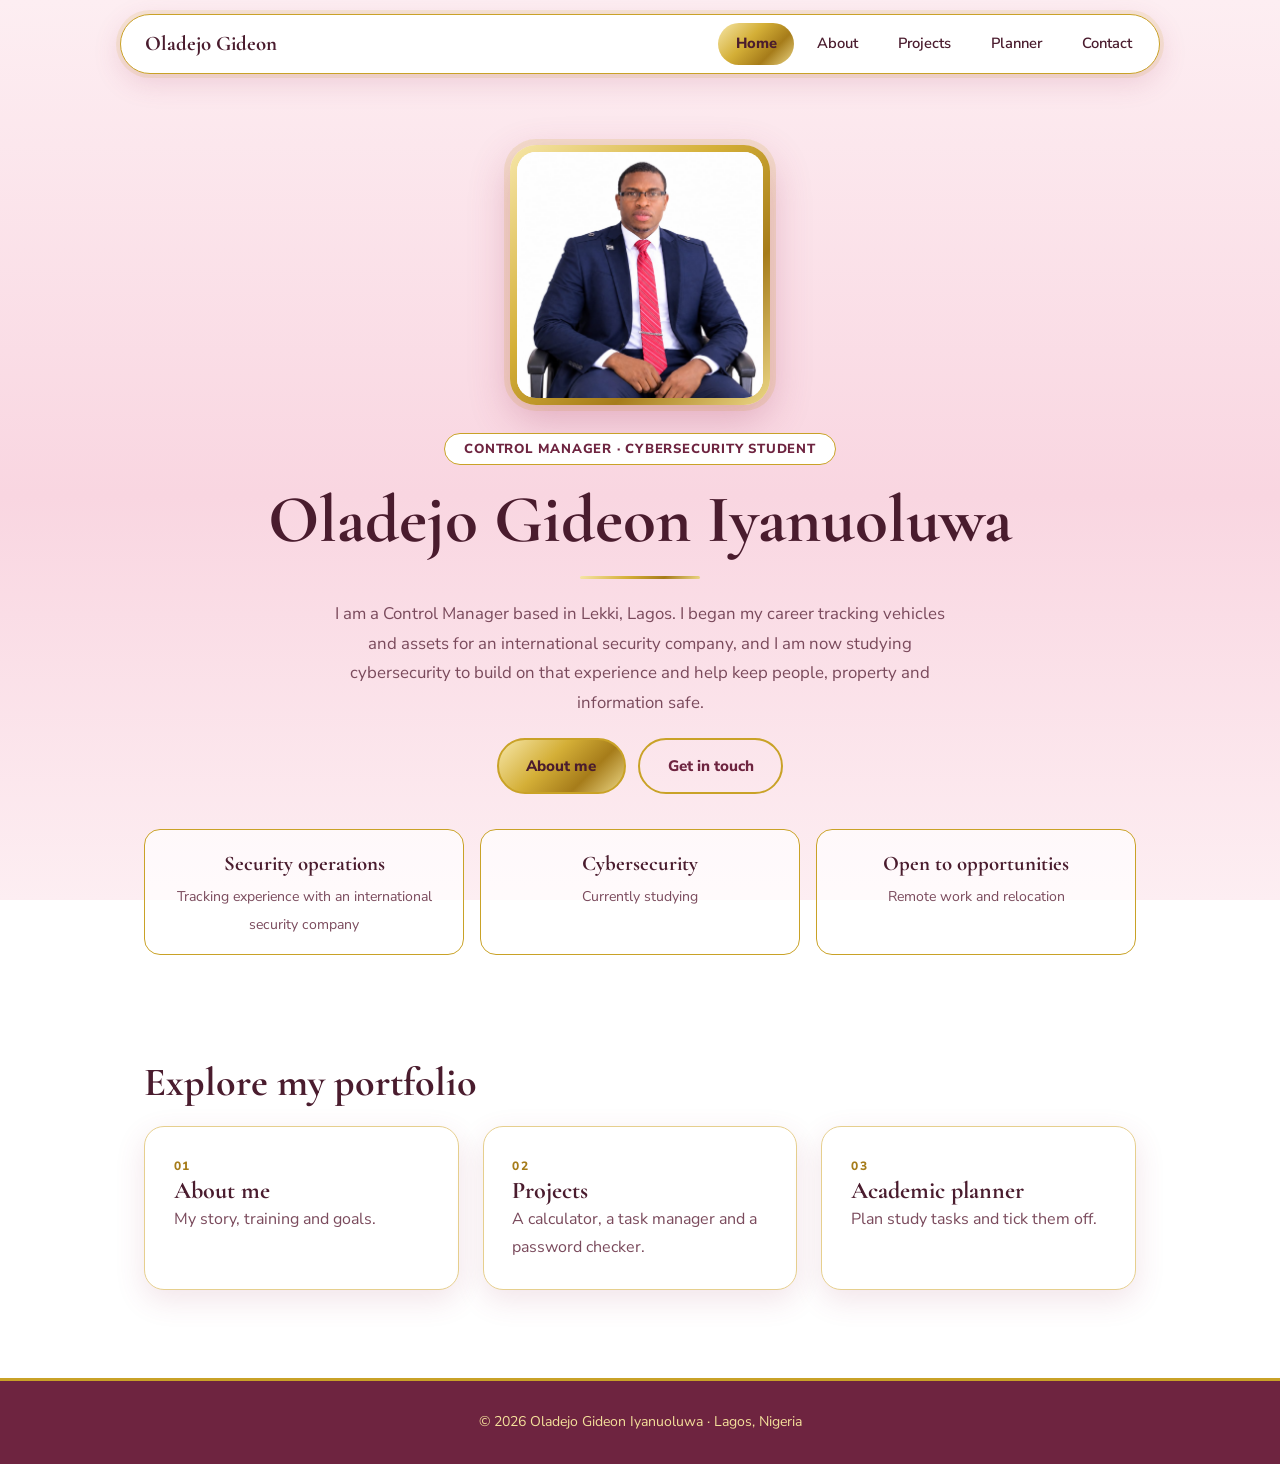
<file: index.html>
<!DOCTYPE html>
<html lang="en">
<head>
<meta charset="UTF-8">
<meta name="viewport" content="width=device-width, initial-scale=1">
<title>Home | Oladejo Gideon Iyanuoluwa</title>
<meta name="description" content="Portfolio of Oladejo Gideon Iyanuoluwa, Control Manager and cybersecurity student in Lagos.">
<link rel="preconnect" href="https://fonts.googleapis.com">
<link rel="preconnect" href="https://fonts.gstatic.com" crossorigin>
<link href="https://fonts.googleapis.com/css2?family=Cormorant+Garamond:wght@500;700&family=Nunito+Sans:wght@400;600;800&display=swap" rel="stylesheet">
<link rel="stylesheet" href="style.css">
</head>
<body>
<div class="glow" id="glow" aria-hidden="true"></div>
<header class="site-header">
<div class="pill">
<a class="brand" href="index.html">Oladejo Gideon</a>
<button class="menu-btn" id="menuBtn" aria-label="Toggle menu" aria-expanded="false" aria-controls="menu">&#9776;</button>
<nav class="nav" aria-label="Main navigation"><ul id="menu"><li><a href="index.html" aria-current="page">Home</a></li><li><a href="about.html">About</a></li><li><a href="projects.html">Projects</a></li><li><a href="planner.html">Planner</a></li><li><a href="contact.html">Contact</a></li></ul></nav>
</div>
</header>
<main>
<section class="hero">
<div class="wrap">
<div class="photo"><img src="photo.jpg" alt="Portrait of Oladejo Gideon Iyanuoluwa in a navy suit and red tie" width="260" height="260"></div>
<span class="badge">CONTROL MANAGER &middot; CYBERSECURITY STUDENT</span>
<h1>Oladejo Gideon Iyanuoluwa</h1>
<hr class="rule">
<p class="intro">I am a Control Manager based in Lekki, Lagos. I began my career tracking vehicles and assets for an international security company, and I am now studying cybersecurity to build on that experience and help keep people, property and information safe.</p>
<div class="btns"><a class="btn" href="about.html">About me</a><a class="btn ghost" href="contact.html">Get in touch</a></div>
<div class="facts">
<div class="fact"><b>Security operations</b><span>Tracking experience with an international security company</span></div>
<div class="fact"><b>Cybersecurity</b><span>Currently studying</span></div>
<div class="fact"><b>Open to opportunities</b><span>Remote work and relocation</span></div>
</div>
</div>
</section>
<section>
<div class="wrap">
<h2>Explore my portfolio</h2>
<div class="grid" style="margin-top:1.3rem">
<a class="card" href="about.html"><p class="num">01</p><h3>About me</h3><p>My story, training and goals.</p></a>
<a class="card" href="projects.html"><p class="num">02</p><h3>Projects</h3><p>A calculator, a task manager and a password checker.</p></a>
<a class="card" href="planner.html"><p class="num">03</p><h3>Academic planner</h3><p>Plan study tasks and tick them off.</p></a>
</div>
</div>
</section>
</main>
<footer class="site-footer">
<p>&copy; 2026 Oladejo Gideon Iyanuoluwa &middot; Lagos, Nigeria</p>
</footer>
<script src="main.js"></script>

</body>
</html>
</file>
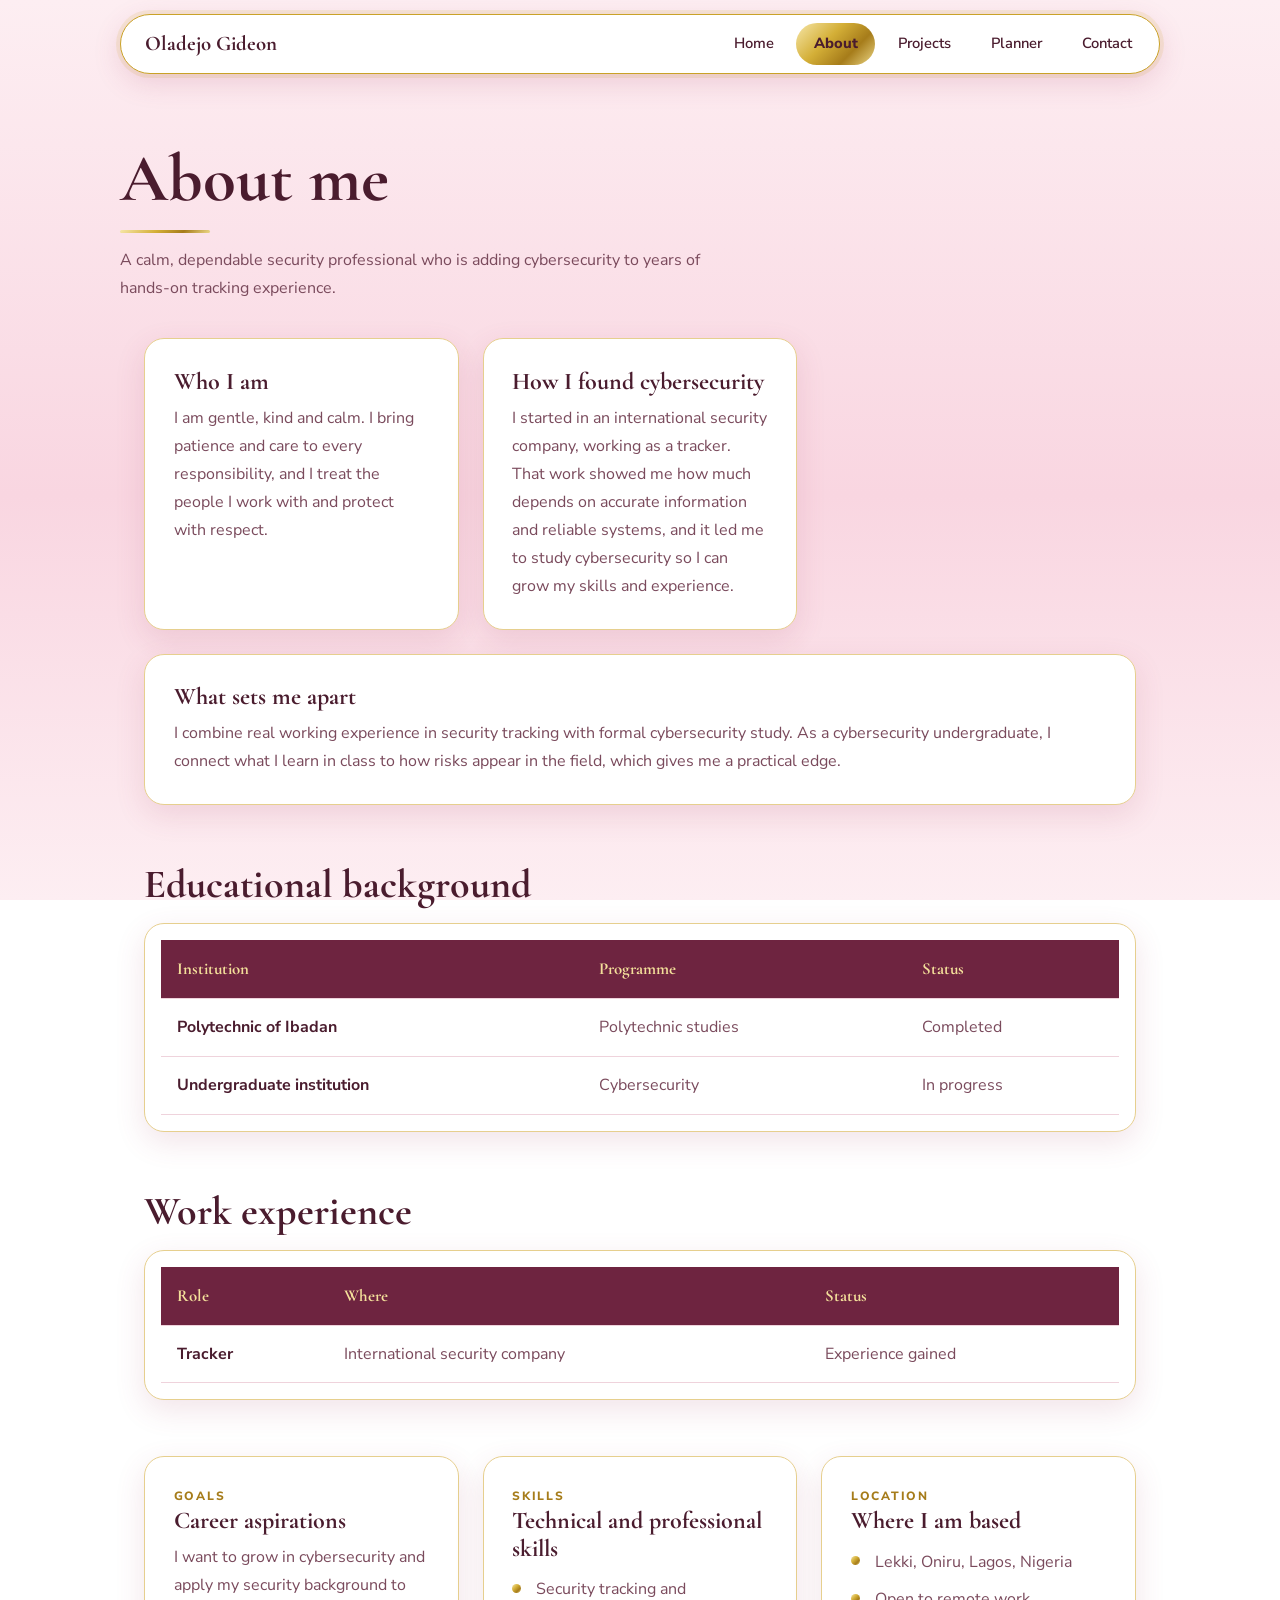
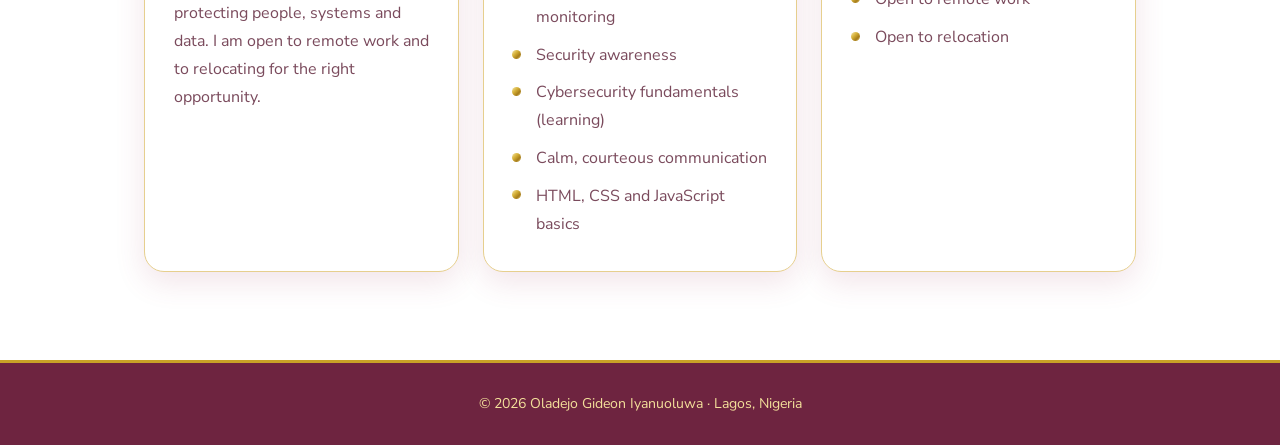
<file: about.html>
<!DOCTYPE html>
<html lang="en">
<head>
<meta charset="UTF-8">
<meta name="viewport" content="width=device-width, initial-scale=1">
<title>About Me | Oladejo Gideon Iyanuoluwa</title>
<meta name="description" content="Background, training and goals of Oladejo Gideon Iyanuoluwa.">
<link rel="preconnect" href="https://fonts.googleapis.com">
<link rel="preconnect" href="https://fonts.gstatic.com" crossorigin>
<link href="https://fonts.googleapis.com/css2?family=Cormorant+Garamond:wght@500;700&family=Nunito+Sans:wght@400;600;800&display=swap" rel="stylesheet">
<link rel="stylesheet" href="style.css">
</head>
<body>
<div class="glow" id="glow" aria-hidden="true"></div>
<header class="site-header">
<div class="pill">
<a class="brand" href="index.html">Oladejo Gideon</a>
<button class="menu-btn" id="menuBtn" aria-label="Toggle menu" aria-expanded="false" aria-controls="menu">&#9776;</button>
<nav class="nav" aria-label="Main navigation"><ul id="menu"><li><a href="index.html">Home</a></li><li><a href="about.html" aria-current="page">About</a></li><li><a href="projects.html">Projects</a></li><li><a href="planner.html">Planner</a></li><li><a href="contact.html">Contact</a></li></ul></nav>
</div>
</header>
<main>
<div class="wrap page-title"><h1>About me</h1><p>A calm, dependable security professional who is adding cybersecurity to years of hands-on tracking experience.</p></div>
<section>
<div class="wrap grid" style="grid-template-columns:repeat(auto-fit,minmax(300px,1fr))">
<div class="card"><h3>Who I am</h3><p style="margin-top:.5rem">I am gentle, kind and calm. I bring patience and care to every responsibility, and I treat the people I work with and protect with respect.</p></div>
<div class="card"><h3>How I found cybersecurity</h3><p style="margin-top:.5rem">I started in an international security company, working as a tracker. That work showed me how much depends on accurate information and reliable systems, and it led me to study cybersecurity so I can grow my skills and experience.</p></div>
<div class="card" style="grid-column:1/-1"><h3>What sets me apart</h3><p style="margin-top:.5rem">I combine real working experience in security tracking with formal cybersecurity study. As a cybersecurity undergraduate, I connect what I learn in class to how risks appear in the field, which gives me a practical edge.</p></div>
</div>
</section>
<section style="padding-top:0">
<div class="wrap">
<h2>Educational background</h2>
<div class="card table-scroll" style="margin-top:1rem;padding:1rem">
<table>
<caption style="position:absolute;left:-9999px">My education and training</caption>
<thead><tr><th scope="col">Institution</th><th scope="col">Programme</th><th scope="col">Status</th></tr></thead>
<tbody>
<tr><td>Polytechnic of Ibadan</td><td>Polytechnic studies</td><td>Completed</td></tr>
<tr><td>Undergraduate institution</td><td>Cybersecurity</td><td>In progress</td></tr>
</tbody>
</table>
</div>
</div>
</section>
<section style="padding-top:0">
<div class="wrap">
<h2>Work experience</h2>
<div class="card table-scroll" style="margin-top:1rem;padding:1rem">
<table>
<caption style="position:absolute;left:-9999px">My work experience</caption>
<thead><tr><th scope="col">Role</th><th scope="col">Where</th><th scope="col">Status</th></tr></thead>
<tbody><tr><td>Tracker</td><td>International security company</td><td>Experience gained</td></tr></tbody>
</table>
</div>
</div>
</section>
<section style="padding-top:0">
<div class="wrap grid">
<div class="card"><p class="num">GOALS</p><h3>Career aspirations</h3><p style="margin-top:.5rem">I want to grow in cybersecurity and apply my security background to protecting people, systems and data. I am open to remote work and to relocating for the right opportunity.</p></div>
<div class="card"><p class="num">SKILLS</p><h3>Technical and professional skills</h3><ul class="clean" style="margin-top:.5rem"><li>Security tracking and monitoring</li><li>Security awareness</li><li>Cybersecurity fundamentals (learning)</li><li>Calm, courteous communication</li><li>HTML, CSS and JavaScript basics</li></ul></div>
<div class="card"><p class="num">LOCATION</p><h3>Where I am based</h3><ul class="clean" style="margin-top:.5rem"><li>Lekki, Oniru, Lagos, Nigeria</li><li>Open to remote work</li><li>Open to relocation</li></ul></div>
</div>
</section>
</main>
<footer class="site-footer">
<p>&copy; 2026 Oladejo Gideon Iyanuoluwa &middot; Lagos, Nigeria</p>
</footer>
<script src="main.js"></script>

</body>
</html>
</file>
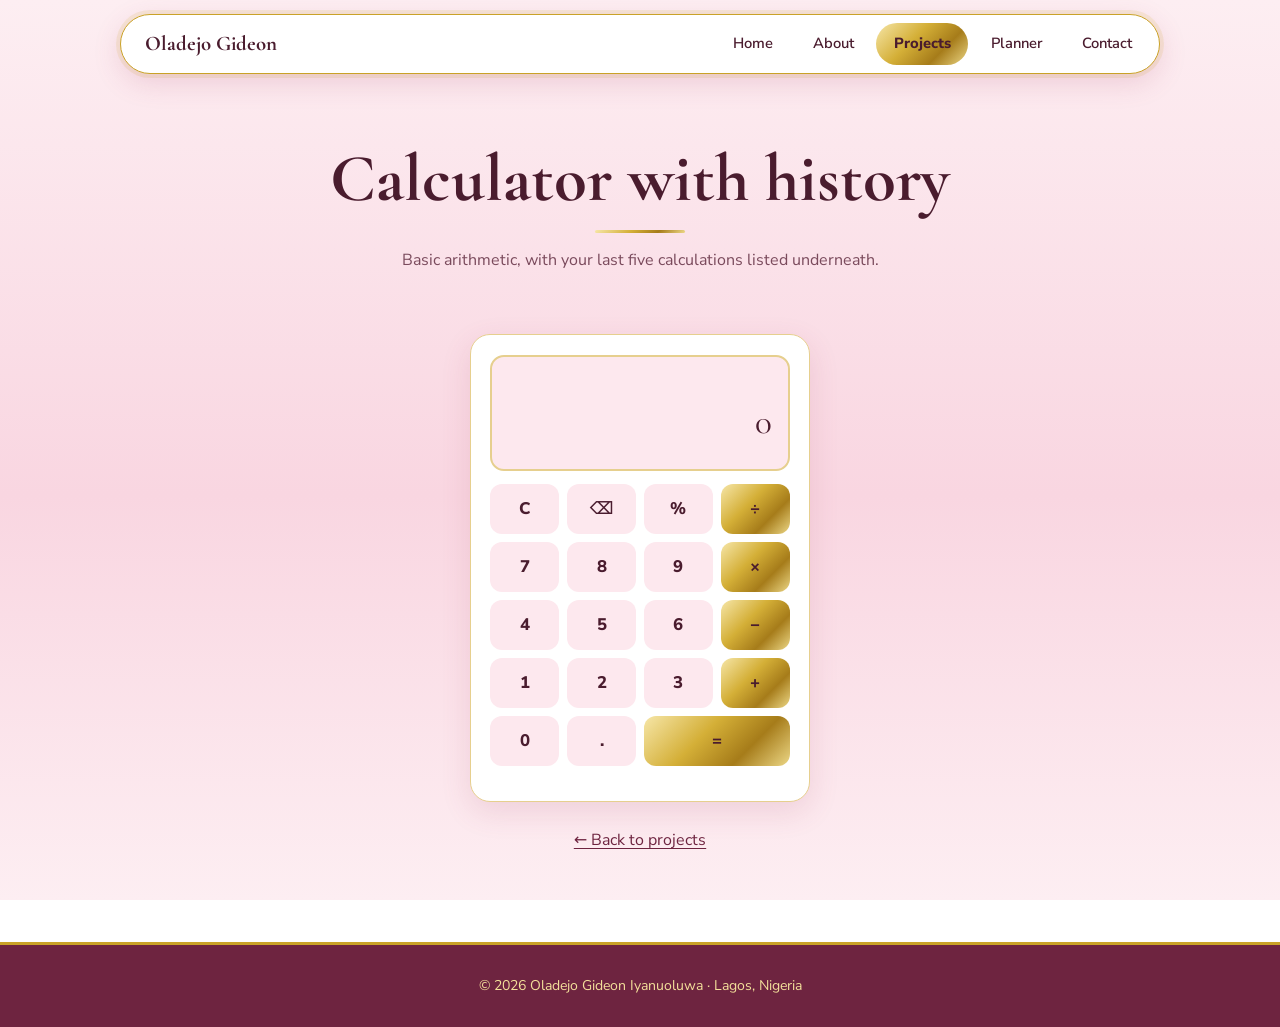
<file: calculator.html>
<!DOCTYPE html>
<html lang="en">
<head>
<meta charset="UTF-8">
<meta name="viewport" content="width=device-width, initial-scale=1">
<title>Calculator | Oladejo Gideon Iyanuoluwa</title>
<meta name="description" content="Calculator with history.">
<link rel="preconnect" href="https://fonts.googleapis.com">
<link rel="preconnect" href="https://fonts.gstatic.com" crossorigin>
<link href="https://fonts.googleapis.com/css2?family=Cormorant+Garamond:wght@500;700&family=Nunito+Sans:wght@400;600;800&display=swap" rel="stylesheet">
<link rel="stylesheet" href="style.css">
</head>
<body>
<div class="glow" id="glow" aria-hidden="true"></div>
<header class="site-header">
<div class="pill">
<a class="brand" href="index.html">Oladejo Gideon</a>
<button class="menu-btn" id="menuBtn" aria-label="Toggle menu" aria-expanded="false" aria-controls="menu">&#9776;</button>
<nav class="nav" aria-label="Main navigation"><ul id="menu"><li><a href="index.html">Home</a></li><li><a href="about.html">About</a></li><li><a href="projects.html" aria-current="page">Projects</a></li><li><a href="planner.html">Planner</a></li><li><a href="contact.html">Contact</a></li></ul></nav>
</div>
</header>
<main>
<div class="wrap page-title title-center"><h1>Calculator with history</h1><p>Basic arithmetic, with your last five calculations listed underneath.</p></div>
<section>
<div class="wrap">
<div class="card calc">
<div class="calc-screen"><small id="expr"></small><output id="display" aria-live="polite">0</output></div>
<div class="keys">
<button data-k="C">C</button><button data-k="DEL">&#9003;</button><button data-k="%">%</button><button data-k="÷" class="op">&divide;</button>
<button data-k="7">7</button><button data-k="8">8</button><button data-k="9">9</button><button data-k="×" class="op">&times;</button>
<button data-k="4">4</button><button data-k="5">5</button><button data-k="6">6</button><button data-k="−" class="op">&minus;</button>
<button data-k="1">1</button><button data-k="2">2</button><button data-k="3">3</button><button data-k="+" class="op">+</button>
<button data-k="0">0</button><button data-k=".">.</button><button data-k="=" class="op" style="grid-column:span 2">=</button>
</div>
<ul id="history" aria-label="Calculation history"></ul>
</div>
<p style="text-align:center"><a href="projects.html">&larr; Back to projects</a></p>
</div>
</section>
</main>
<footer class="site-footer">
<p>&copy; 2026 Oladejo Gideon Iyanuoluwa &middot; Lagos, Nigeria</p>
</footer>
<script src="main.js"></script>
<script src="calculator.js"></script>
</body>
</html>
</file>
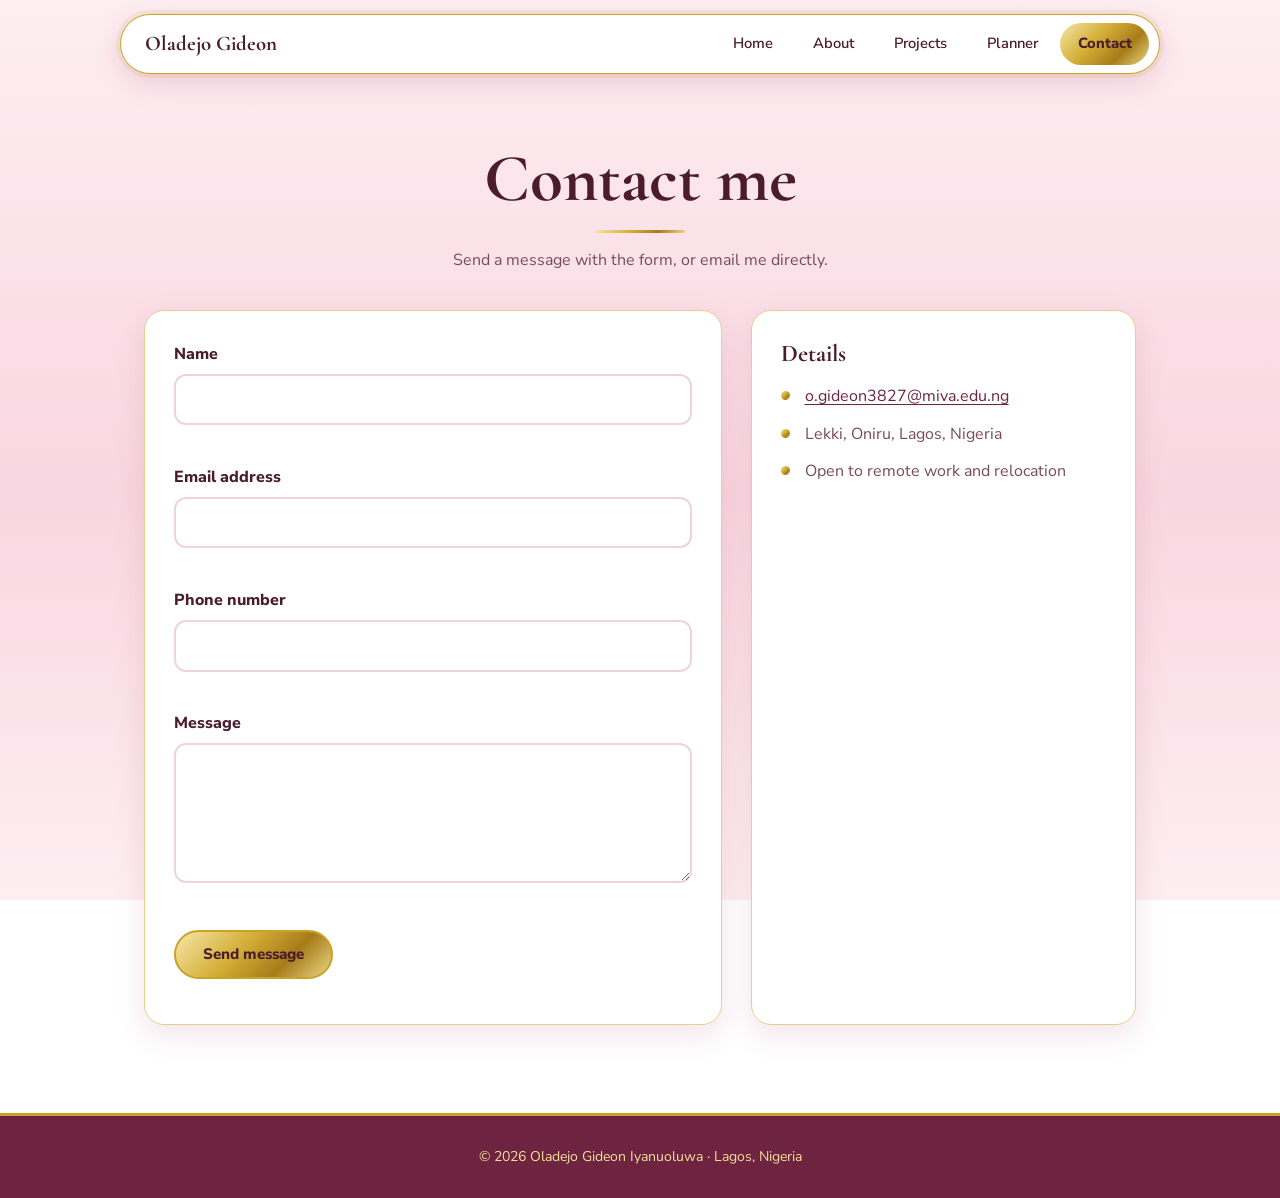
<file: contact.html>
<!DOCTYPE html>
<html lang="en">
<head>
<meta charset="UTF-8">
<meta name="viewport" content="width=device-width, initial-scale=1">
<title>Contact | Oladejo Gideon Iyanuoluwa</title>
<meta name="description" content="Contact Oladejo Gideon Iyanuoluwa.">
<link rel="preconnect" href="https://fonts.googleapis.com">
<link rel="preconnect" href="https://fonts.gstatic.com" crossorigin>
<link href="https://fonts.googleapis.com/css2?family=Cormorant+Garamond:wght@500;700&family=Nunito+Sans:wght@400;600;800&display=swap" rel="stylesheet">
<link rel="stylesheet" href="style.css">
</head>
<body>
<div class="glow" id="glow" aria-hidden="true"></div>
<header class="site-header">
<div class="pill">
<a class="brand" href="index.html">Oladejo Gideon</a>
<button class="menu-btn" id="menuBtn" aria-label="Toggle menu" aria-expanded="false" aria-controls="menu">&#9776;</button>
<nav class="nav" aria-label="Main navigation"><ul id="menu"><li><a href="index.html">Home</a></li><li><a href="about.html">About</a></li><li><a href="projects.html">Projects</a></li><li><a href="planner.html">Planner</a></li><li><a href="contact.html" aria-current="page">Contact</a></li></ul></nav>
</div>
</header>
<main>
<div class="wrap page-title title-center"><h1>Contact me</h1><p>Send a message with the form, or email me directly.</p></div>
<section>
<div class="wrap contact">
<form class="card" id="contactForm" novalidate>
<div class="field"><label for="name">Name</label><input type="text" id="name" name="name" autocomplete="name"><p class="error" id="nameError"></p></div>
<div class="field"><label for="email">Email address</label><input type="text" id="email" name="email" autocomplete="email"><p class="error" id="emailError"></p></div>
<div class="field"><label for="phone">Phone number</label><input type="text" id="phone" name="phone" inputmode="numeric" autocomplete="tel"><p class="error" id="phoneError"></p></div>
<div class="field"><label for="message">Message</label><textarea id="message" name="message" rows="5"></textarea><p class="error" id="messageError"></p></div>
<button class="btn" type="submit">Send message</button>
<p id="formStatus" role="status"></p>
</form>
<aside class="card">
<h3>Details</h3>
<ul class="clean" style="margin-top:.6rem"><li><a href="mailto:o.gideon3827@miva.edu.ng">o.gideon3827@miva.edu.ng</a></li><li>Lekki, Oniru, Lagos, Nigeria</li><li>Open to remote work and relocation</li></ul>
</aside>
</div>
</section>
</main>
<footer class="site-footer">
<p>&copy; 2026 Oladejo Gideon Iyanuoluwa &middot; Lagos, Nigeria</p>
</footer>
<script src="main.js"></script>
<script src="contact.js"></script>
</body>
</html>
</file>
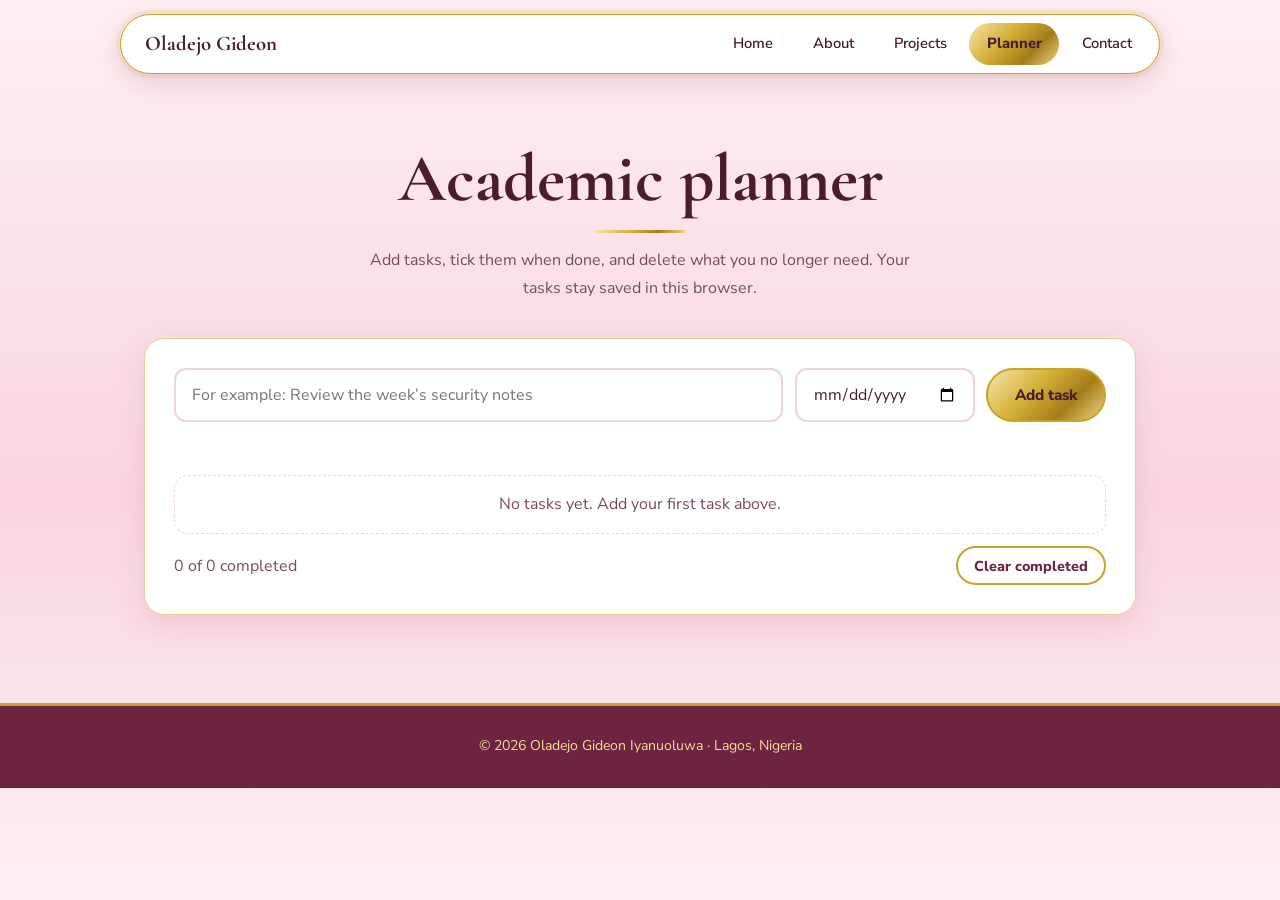
<file: planner.html>
<!DOCTYPE html>
<html lang="en">
<head>
<meta charset="UTF-8">
<meta name="viewport" content="width=device-width, initial-scale=1">
<title>Academic Planner | Oladejo Gideon Iyanuoluwa</title>
<meta name="description" content="Plan study tasks and deadlines.">
<link rel="preconnect" href="https://fonts.googleapis.com">
<link rel="preconnect" href="https://fonts.gstatic.com" crossorigin>
<link href="https://fonts.googleapis.com/css2?family=Cormorant+Garamond:wght@500;700&family=Nunito+Sans:wght@400;600;800&display=swap" rel="stylesheet">
<link rel="stylesheet" href="style.css">
</head>
<body>
<div class="glow" id="glow" aria-hidden="true"></div>
<header class="site-header">
<div class="pill">
<a class="brand" href="index.html">Oladejo Gideon</a>
<button class="menu-btn" id="menuBtn" aria-label="Toggle menu" aria-expanded="false" aria-controls="menu">&#9776;</button>
<nav class="nav" aria-label="Main navigation"><ul id="menu"><li><a href="index.html">Home</a></li><li><a href="about.html">About</a></li><li><a href="projects.html">Projects</a></li><li><a href="planner.html" aria-current="page">Planner</a></li><li><a href="contact.html">Contact</a></li></ul></nav>
</div>
</header>
<main>
<div class="wrap page-title title-center"><h1>Academic planner</h1><p>Add tasks, tick them when done, and delete what you no longer need. Your tasks stay saved in this browser.</p></div>
<section>
<div class="wrap">
<div class="card">
<form id="taskForm" class="add-task" novalidate>
<label for="taskInput" style="position:absolute;left:-9999px">Task</label>
<input type="text" id="taskInput" placeholder="For example: Review the week&rsquo;s security notes" maxlength="120">
<label for="taskDate" style="position:absolute;left:-9999px">Due date</label>
<input type="date" id="taskDate">
<button class="btn" type="submit">Add task</button>
</form>
<p class="error" id="taskMsg" role="alert"></p>
<ul id="taskList"></ul>
<div class="stats"><span id="count">0 of 0 completed</span><button class="btn ghost" id="clearDone" type="button" style="padding:.45rem 1rem;font-size:.9rem">Clear completed</button></div>
</div>
</div>
</section>
</main>
<footer class="site-footer">
<p>&copy; 2026 Oladejo Gideon Iyanuoluwa &middot; Lagos, Nigeria</p>
</footer>
<script src="main.js"></script>
<script src="planner.js"></script>
</body>
</html>
</file>
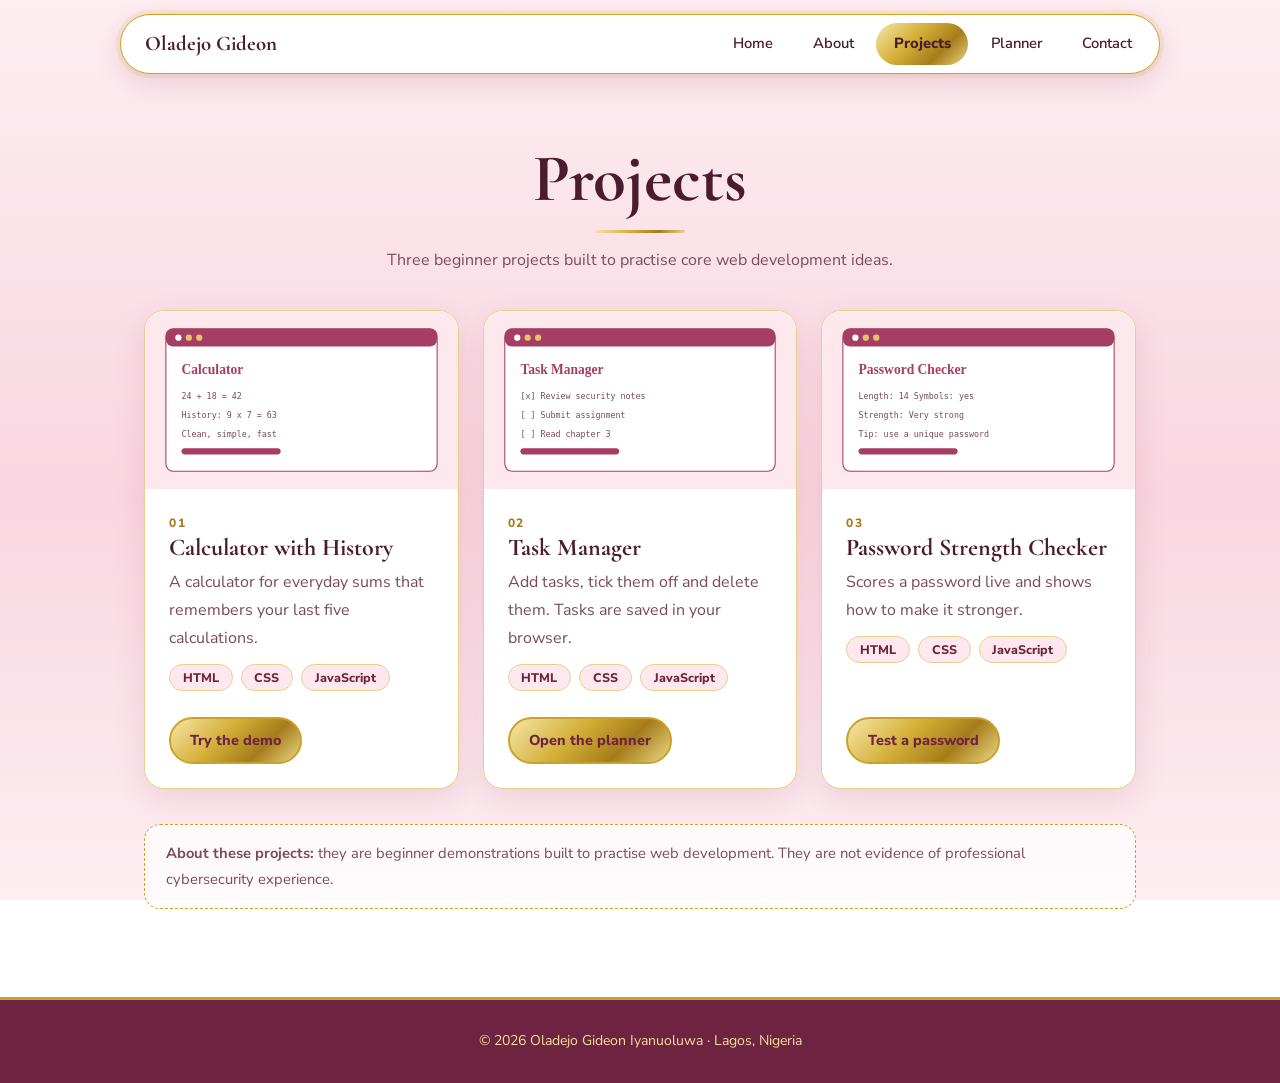
<file: projects.html>
<!DOCTYPE html>
<html lang="en">
<head>
<meta charset="UTF-8">
<meta name="viewport" content="width=device-width, initial-scale=1">
<title>Projects | Oladejo Gideon Iyanuoluwa</title>
<meta name="description" content="Beginner projects by Oladejo Gideon Iyanuoluwa.">
<link rel="preconnect" href="https://fonts.googleapis.com">
<link rel="preconnect" href="https://fonts.gstatic.com" crossorigin>
<link href="https://fonts.googleapis.com/css2?family=Cormorant+Garamond:wght@500;700&family=Nunito+Sans:wght@400;600;800&display=swap" rel="stylesheet">
<link rel="stylesheet" href="style.css">
</head>
<body>
<div class="glow" id="glow" aria-hidden="true"></div>
<header class="site-header">
<div class="pill">
<a class="brand" href="index.html">Oladejo Gideon</a>
<button class="menu-btn" id="menuBtn" aria-label="Toggle menu" aria-expanded="false" aria-controls="menu">&#9776;</button>
<nav class="nav" aria-label="Main navigation"><ul id="menu"><li><a href="index.html">Home</a></li><li><a href="about.html">About</a></li><li><a href="projects.html" aria-current="page">Projects</a></li><li><a href="planner.html">Planner</a></li><li><a href="contact.html">Contact</a></li></ul></nav>
</div>
</header>
<main>
<div class="wrap page-title title-center"><h1>Projects</h1><p>Three beginner projects built to practise core web development ideas.</p></div>
<section>
<div class="wrap">
<div class="grid">
<article class="card project">
<img src="project-calculator.svg" alt="Preview of the calculator project" width="600" height="340">
<div class="body"><p class="num">01</p><h3>Calculator with History</h3><p style="margin-top:.4rem">A calculator for everyday sums that remembers your last five calculations.</p>
<div class="tags"><span>HTML</span><span>CSS</span><span>JavaScript</span></div>
<div class="btns"><a class="btn" href="calculator.html">Try the demo</a></div></div>
</article><article class="card project">
<img src="project-tasks.svg" alt="Preview of the task manager project" width="600" height="340">
<div class="body"><p class="num">02</p><h3>Task Manager</h3><p style="margin-top:.4rem">Add tasks, tick them off and delete them. Tasks are saved in your browser.</p>
<div class="tags"><span>HTML</span><span>CSS</span><span>JavaScript</span></div>
<div class="btns"><a class="btn" href="planner.html">Open the planner</a></div></div>
</article><article class="card project">
<img src="project-safety.svg" alt="Preview of the password checker project" width="600" height="340">
<div class="body"><p class="num">03</p><h3>Password Strength Checker</h3><p style="margin-top:.4rem">Scores a password live and shows how to make it stronger.</p>
<div class="tags"><span>HTML</span><span>CSS</span><span>JavaScript</span></div>
<div class="btns"><a class="btn" href="safety.html">Test a password</a></div></div>
</article>
</div>
<p class="note"><strong>About these projects:</strong> they are beginner demonstrations built to practise web development. They are not evidence of professional cybersecurity experience.</p>
</div>
</section>
</main>
<footer class="site-footer">
<p>&copy; 2026 Oladejo Gideon Iyanuoluwa &middot; Lagos, Nigeria</p>
</footer>
<script src="main.js"></script>

</body>
</html>
</file>
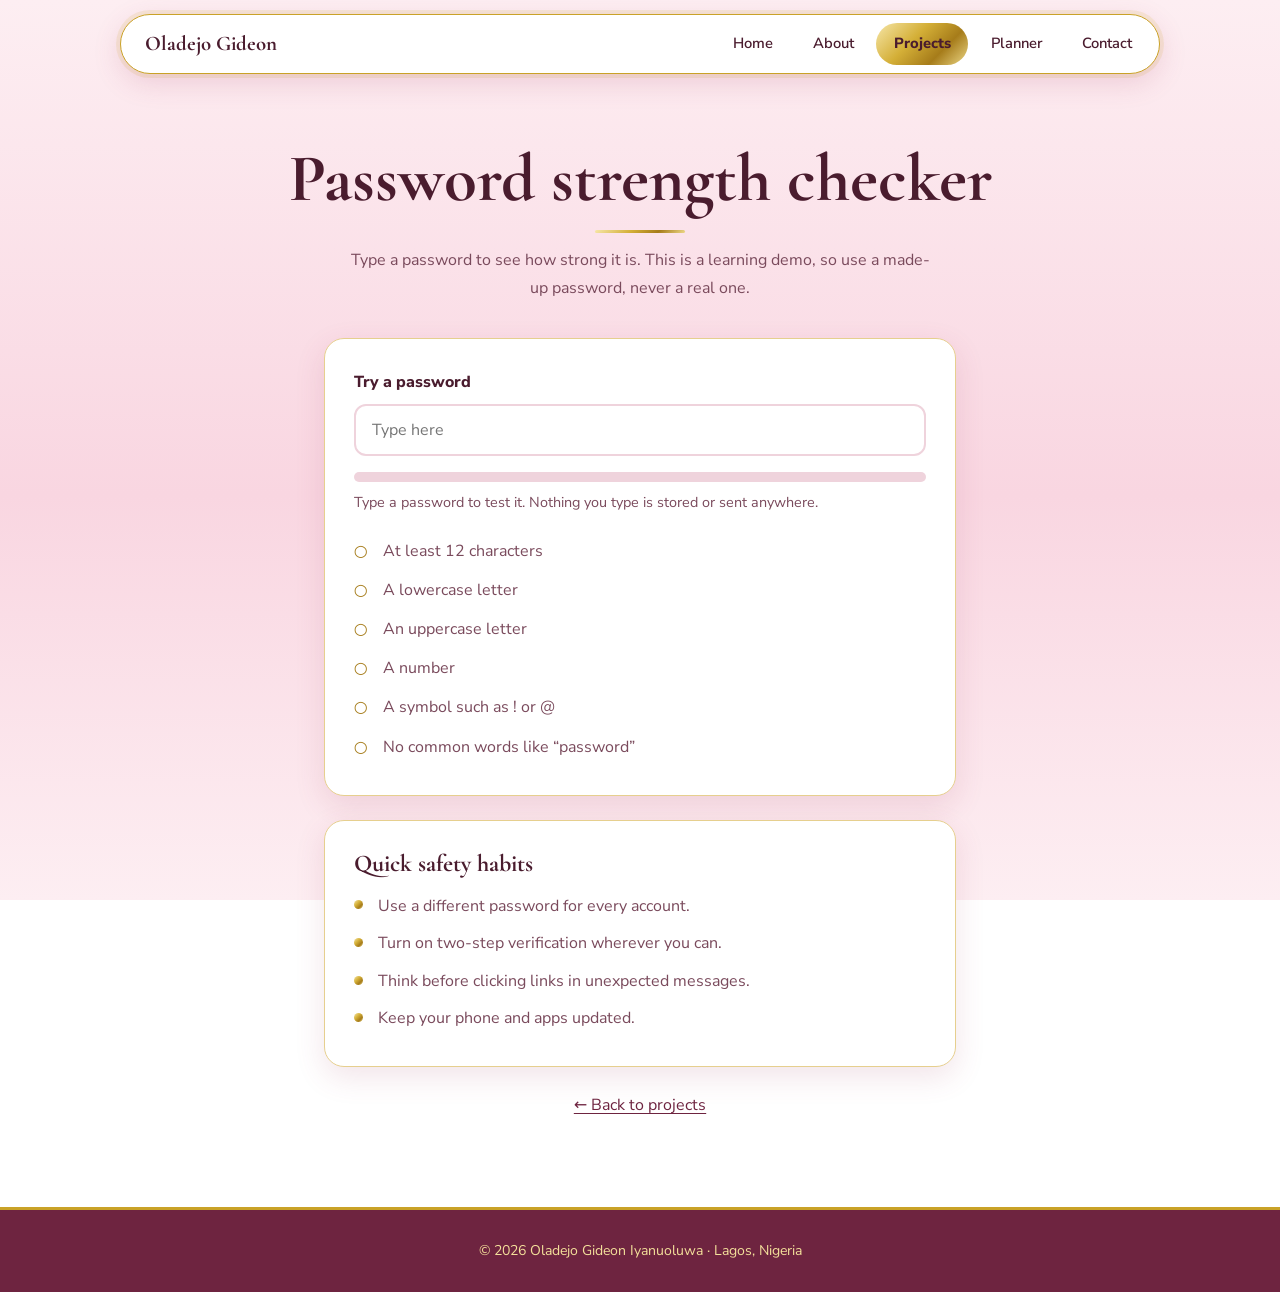
<file: safety.html>
<!DOCTYPE html>
<html lang="en">
<head>
<meta charset="UTF-8">
<meta name="viewport" content="width=device-width, initial-scale=1">
<title>Password Strength Checker | Oladejo Gideon Iyanuoluwa</title>
<meta name="description" content="Check how strong a password is.">
<link rel="preconnect" href="https://fonts.googleapis.com">
<link rel="preconnect" href="https://fonts.gstatic.com" crossorigin>
<link href="https://fonts.googleapis.com/css2?family=Cormorant+Garamond:wght@500;700&family=Nunito+Sans:wght@400;600;800&display=swap" rel="stylesheet">
<link rel="stylesheet" href="style.css">
</head>
<body>
<div class="glow" id="glow" aria-hidden="true"></div>
<header class="site-header">
<div class="pill">
<a class="brand" href="index.html">Oladejo Gideon</a>
<button class="menu-btn" id="menuBtn" aria-label="Toggle menu" aria-expanded="false" aria-controls="menu">&#9776;</button>
<nav class="nav" aria-label="Main navigation"><ul id="menu"><li><a href="index.html">Home</a></li><li><a href="about.html">About</a></li><li><a href="projects.html" aria-current="page">Projects</a></li><li><a href="planner.html">Planner</a></li><li><a href="contact.html">Contact</a></li></ul></nav>
</div>
</header>
<main>
<div class="wrap page-title title-center"><h1>Password strength checker</h1><p>Type a password to see how strong it is. This is a learning demo, so use a made-up password, never a real one.</p></div>
<section>
<div class="wrap" style="max-width:680px">
<div class="card">
<label for="pw" style="font-weight:800;color:var(--ink)">Try a password</label>
<input type="text" id="pw" autocomplete="off" placeholder="Type here" style="margin-top:.5rem">
<div class="meter"><span id="bar"></span></div>
<p id="strength" style="font-size:.9rem">Type a password to test it. Nothing you type is stored or sent anywhere.</p>
<ul class="checks" id="checks">
<li>At least 12 characters</li><li>A lowercase letter</li><li>An uppercase letter</li><li>A number</li><li>A symbol such as ! or @</li><li>No common words like &ldquo;password&rdquo;</li>
</ul>
</div>
<div class="card" style="margin-top:1.5rem"><h3>Quick safety habits</h3>
<ul class="clean" style="margin-top:.6rem"><li>Use a different password for every account.</li><li>Turn on two-step verification wherever you can.</li><li>Think before clicking links in unexpected messages.</li><li>Keep your phone and apps updated.</li></ul></div>
<p style="text-align:center;margin-top:1.5rem"><a href="projects.html">&larr; Back to projects</a></p>
</div>
</section>
</main>
<footer class="site-footer">
<p>&copy; 2026 Oladejo Gideon Iyanuoluwa &middot; Lagos, Nigeria</p>
</footer>
<script src="main.js"></script>
<script src="safety.js"></script>
</body>
</html>
</file>
<file: style.css>
:root{--rose:#a63d62;--rose-deep:#6e2440;--blush:#fde8ee;--ink:#4a1c2e;--muted:#7a4a5c;--line:#efd3dc;--gold:#c9a227;--gold-lt:#f3df9a;--goldg:linear-gradient(135deg,#f6e6a8 0%,#d4af37 40%,#a67c1a 70%,#ecd786 100%);--head:'Cormorant Garamond',Georgia,serif;--body:'Nunito Sans',system-ui,sans-serif}
*{box-sizing:border-box;margin:0;padding:0}
html{scroll-behavior:smooth}
body{background:linear-gradient(180deg,#fdeef2 0%,#f9d6e1 55%,#fdeef2 100%);background-attachment:fixed;color:var(--ink);font-family:var(--body);font-size:16px;line-height:1.75;overflow-x:hidden;position:relative}
h1,h2,h3{font-family:var(--head);font-weight:700;line-height:1.15;color:var(--ink)}
h1{font-size:clamp(2.4rem,6vw,4.2rem)}h2{font-size:clamp(1.8rem,3.4vw,2.5rem);margin-bottom:.7rem}h3{font-size:1.5rem}
a{color:var(--rose-deep);text-underline-offset:3px}a:hover{color:var(--rose)}
img{max-width:100%;display:block}
:focus-visible{outline:3px solid var(--rose-deep);outline-offset:3px}
.glow{position:fixed;top:0;left:0;width:480px;height:480px;margin:-240px 0 0 -240px;border-radius:50%;pointer-events:none;z-index:0;background:radial-gradient(circle,rgba(212,175,55,.48) 0%,rgba(236,215,134,.2) 40%,transparent 70%);opacity:0;transition:opacity .4s;will-change:transform}
.glow.on{opacity:1}
header,main,footer{position:relative;z-index:1}
.site-header{position:sticky;top:0;z-index:20;padding:.9rem 1rem}
.pill{max-width:1040px;margin:auto;background:#fff;border:1.5px solid var(--gold);border-radius:999px;padding:.5rem .6rem .5rem 1.5rem;display:flex;align-items:center;justify-content:space-between;box-shadow:0 8px 28px rgba(166,61,98,.18),0 0 0 4px rgba(212,175,55,.14)}
.brand{font-family:var(--head);font-weight:700;color:var(--ink);text-decoration:none;font-size:1.3rem}
.nav ul{list-style:none;display:flex;gap:.3rem}
.nav a{display:block;padding:.5rem 1.1rem;border-radius:999px;color:var(--ink);text-decoration:none;font-weight:600;font-size:.92rem;transition:background .25s}
.nav a:hover{background:var(--blush);color:var(--rose-deep)}
.nav a[aria-current="page"]{background:var(--goldg);color:var(--ink);font-weight:800}
.menu-btn{display:none;background:var(--goldg);color:var(--ink);border:none;border-radius:999px;font-size:1.2rem;padding:.35rem .9rem;cursor:pointer}
.wrap{max-width:1040px;margin:auto;padding:0 1.5rem}
section{padding:3.5rem 0}
.hero{padding:3.5rem 0 3rem;text-align:center}
.photo{width:260px;height:260px;margin:0 auto 1.8rem;padding:7px;border-radius:26px;background:var(--goldg);box-shadow:0 14px 40px rgba(166,61,98,.3),0 0 0 6px rgba(212,175,55,.18)}
.photo img{width:100%;height:100%;object-fit:cover;object-position:50% 14%;border-radius:19px;background:#fff}
.badge{display:inline-block;background:#fff;border:1.5px solid var(--gold);color:var(--rose-deep);padding:.2rem 1.2rem;border-radius:999px;font-size:.82rem;font-weight:800;letter-spacing:.06em;margin-bottom:1rem}
.rule{width:120px;height:3px;border:0;border-radius:3px;background:var(--goldg);margin:1.1rem auto 0}
.hero .intro{max-width:640px;margin:1.3rem auto;color:var(--muted);font-size:1.05rem}
.btn{display:inline-block;padding:.8rem 1.7rem;border:2px solid var(--gold);border-radius:999px;background:var(--goldg);color:var(--ink);font-family:var(--body);font-weight:800;font-size:.95rem;cursor:pointer;text-decoration:none;transition:transform .2s,box-shadow .2s}
.btn:hover{color:var(--ink);transform:translateY(-3px);box-shadow:0 8px 20px rgba(166,124,26,.35)}
.btn.ghost{background:transparent;color:var(--rose-deep);border-color:var(--gold)}.btn.ghost:hover{background:#fff;color:var(--rose-deep)}
.btns{display:flex;gap:.8rem;flex-wrap:wrap;justify-content:center;margin-top:1.3rem}
.facts{display:grid;grid-template-columns:repeat(3,1fr);gap:1rem;margin-top:2.2rem}
.fact{background:rgba(255,255,255,.7);border:1px solid var(--gold);border-radius:16px;padding:1rem}
.fact b{display:block;font-family:var(--head);font-size:1.3rem;color:var(--ink)}.fact span{font-size:.88rem;color:var(--muted)}
.card{background:#fff;color:var(--ink);border:1px solid #e6cf8e;border-radius:20px;padding:1.8rem;box-shadow:0 10px 30px rgba(166,61,98,.14);transition:transform .25s}
.card h2,.card h3{color:var(--ink)}.card p{color:var(--muted)}.card a{color:var(--rose-deep)}
a.card{display:block;text-decoration:none}a.card:hover{transform:translateY(-5px);box-shadow:0 14px 34px rgba(166,124,26,.3)}
.card .num{font-size:.75rem;font-weight:800;letter-spacing:.14em;color:#a67c1a}
.grid{display:grid;grid-template-columns:repeat(auto-fit,minmax(250px,1fr));gap:1.5rem}
.page-title{padding:3.2rem 0 .5rem}.page-title p{max-width:58ch;margin-top:.8rem;color:var(--muted)}
.page-title h1::after{content:"";display:block;width:90px;height:3px;border-radius:3px;background:var(--goldg);margin-top:.8rem}
.title-center h1::after{margin-inline:auto}
.page-title+section{padding-top:1.8rem}
.title-center{text-align:center}.title-center p{margin-inline:auto}
ul.clean{list-style:none}ul.clean li{padding:.3rem 0 .3rem 1.5rem;position:relative;color:var(--muted)}
ul.clean li::before{content:"";position:absolute;left:0;top:.85rem;width:9px;height:9px;border-radius:50%;background:var(--goldg)}
.table-scroll{overflow-x:auto}
table{width:100%;border-collapse:collapse;min-width:520px}
th,td{text-align:left;padding:.9rem 1rem;border-bottom:1px solid var(--line);vertical-align:top;color:var(--muted)}
th{background:var(--rose-deep);color:var(--gold-lt);font-family:var(--head);font-size:1.05rem}
td:first-child{color:var(--ink);font-weight:700}
.tags{display:flex;flex-wrap:wrap;gap:.5rem;margin:.8rem 0}
.tags span{background:var(--blush);color:var(--rose-deep);border:1px solid #e6cf8e;padding:.1rem .8rem;border-radius:999px;font-size:.78rem;font-weight:800}
.project{padding:0;overflow:hidden;display:flex;flex-direction:column}
.project img{width:100%;height:auto;aspect-ratio:600/340}
.project .body{padding:1.5rem;display:flex;flex-direction:column;flex:1}
.project .btns{justify-content:flex-start;margin-top:auto;padding-top:.8rem}.project .btn{padding:.55rem 1.2rem;font-size:.9rem}
.note{background:rgba(255,255,255,.7);border:1px dashed var(--gold);border-radius:16px;padding:1rem 1.3rem;margin-top:2.2rem;font-size:.92rem;color:var(--muted)}
input,textarea{font-family:inherit;font-size:1rem;padding:.8rem 1rem;border:2px solid var(--line);border-radius:12px;background:#fff;color:var(--ink);width:100%}
input:focus,textarea:focus{border-color:var(--gold);outline:none;box-shadow:0 0 0 4px rgba(212,175,55,.25)}
.add-task{display:grid;grid-template-columns:1fr auto auto;gap:.7rem}
#taskList{list-style:none;margin-top:1.3rem}
#taskList li{display:flex;align-items:center;gap:1rem;padding:.9rem 1rem;border:1px solid var(--line);border-radius:14px;background:var(--blush);margin-bottom:.7rem;animation:pop .3s ease}
#taskList li.done .label{text-decoration:line-through;color:#a88a96}
#taskList input[type=checkbox]{width:22px;height:22px;accent-color:var(--rose);flex:none}
.label{flex:1;word-break:break-word;color:var(--ink)}.label small{display:block;color:var(--muted)}
.del{background:none;border:none;color:var(--rose-deep);font-family:inherit;font-weight:800;cursor:pointer;padding:.3rem .6rem;border-radius:8px}.del:hover{background:#fff}
.stats{display:flex;justify-content:space-between;align-items:center;flex-wrap:wrap;gap:.6rem;margin-top:.8rem;color:var(--muted)}
#taskList li.empty{display:block;text-align:center;color:var(--muted);border-style:dashed;background:transparent}
@keyframes pop{from{opacity:0;transform:scale(.97)}to{opacity:1;transform:none}}
.contact{display:grid;grid-template-columns:1.2fr .8fr;gap:1.8rem}
.field{margin-bottom:1.1rem}.field label{display:block;font-weight:800;color:var(--ink);margin-bottom:.35rem}
.error{color:#b3261e;font-size:.85rem;font-weight:600;min-height:1.2em;margin-top:.25rem}
.field.invalid input,.field.invalid textarea{border-color:#b3261e}
#formStatus,#taskMsg{margin-top:1rem;font-weight:800}
.calc{max-width:340px;margin:1.5rem auto;padding:1.2rem}
.calc-screen{background:var(--blush);border:2px solid #e6cf8e;border-radius:14px;padding:1rem;text-align:right;min-height:86px}
.calc-screen small{display:block;color:var(--muted);min-height:1.4em}.calc-screen output{font-family:var(--head);font-size:2.2rem;color:var(--ink);overflow-wrap:anywhere}
.keys{display:grid;grid-template-columns:repeat(4,1fr);gap:.5rem;margin-top:.8rem}
.keys button{min-height:50px;border:none;border-radius:12px;background:var(--blush);color:var(--ink);font-family:var(--body);font-weight:800;font-size:1.05rem;cursor:pointer;transition:transform .15s,background .15s}
.keys button:hover{transform:translateY(-2px);background:#f8d3de}.keys .op{background:var(--goldg);color:var(--ink)}.keys .op:hover{background:var(--goldg);box-shadow:0 4px 12px rgba(166,124,26,.4)}
#history{list-style:none;margin-top:1rem;font-size:.88rem;color:var(--muted)}#history li{padding:.3rem 0;border-bottom:1px solid var(--line)}
.meter{height:10px;background:var(--line);border-radius:99px;margin:1rem 0 .5rem;overflow:hidden}.meter span{display:block;height:100%;width:0;background:var(--rose);transition:width .3s,background .3s}
.checks{list-style:none;margin-top:1rem}.checks li{padding:.35rem 0 .35rem 1.8rem;position:relative;color:var(--muted)}
.checks li::before{content:"\25CB";position:absolute;left:0;color:#a67c1a}.checks li.ok{color:var(--ink);font-weight:700}.checks li.ok::before{content:"\25CF"}
.site-footer{background:var(--rose-deep);border-top:3px solid var(--gold);text-align:center;padding:1.8rem 1rem;font-size:.88rem;color:var(--gold-lt);margin-top:2rem}
@media(max-width:820px){
 .menu-btn{display:block}.pill{border-radius:26px;position:relative}
 .nav{position:absolute;top:calc(100% + .5rem);left:0;right:0;background:#fff;border:1.5px solid var(--gold);border-radius:22px;box-shadow:0 8px 28px rgba(166,61,98,.2)}
 .nav ul{display:none;flex-direction:column;padding:.6rem}.nav ul.open{display:flex}
 .contact,.facts{grid-template-columns:1fr}.add-task{grid-template-columns:1fr}section{padding:2.8rem 0}.photo{width:220px;height:220px}
}
@media(prefers-reduced-motion:reduce){*{animation:none!important;transition:none!important}html{scroll-behavior:auto}.glow{display:none}}
</file>
